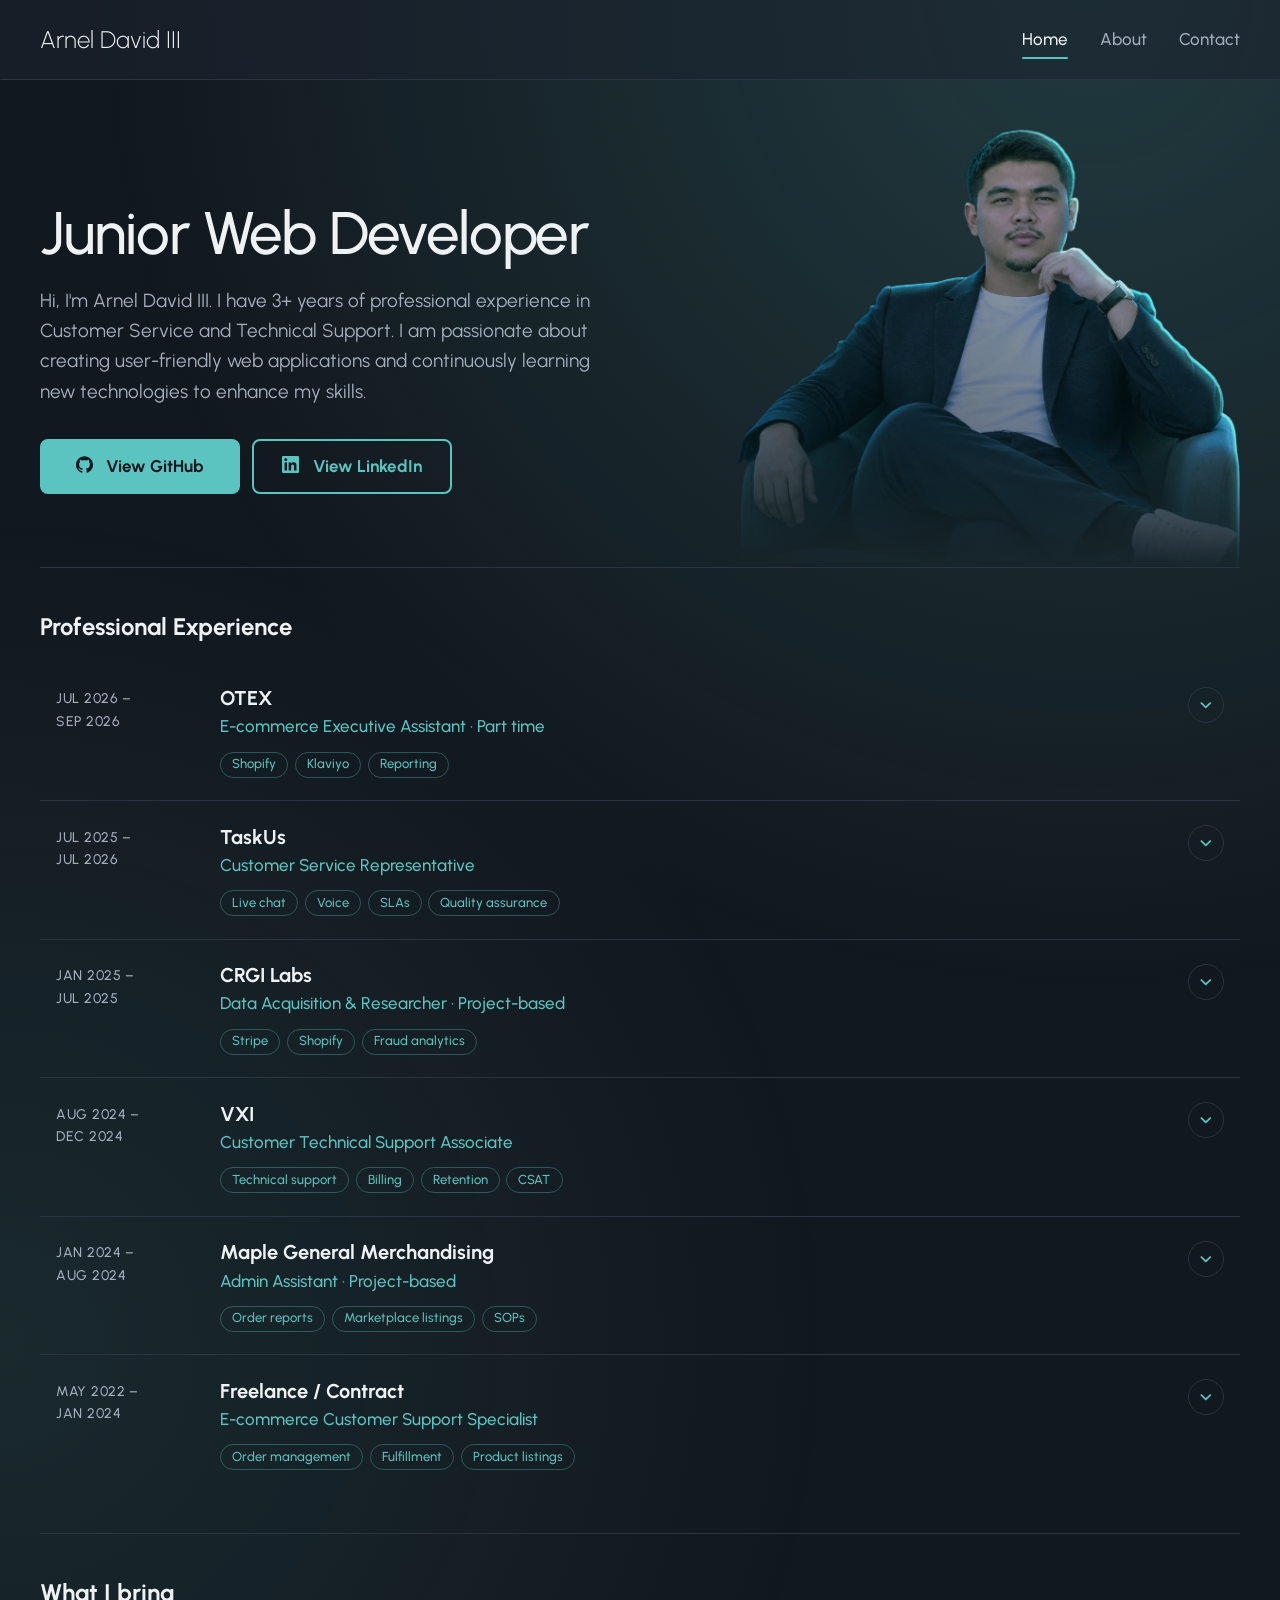
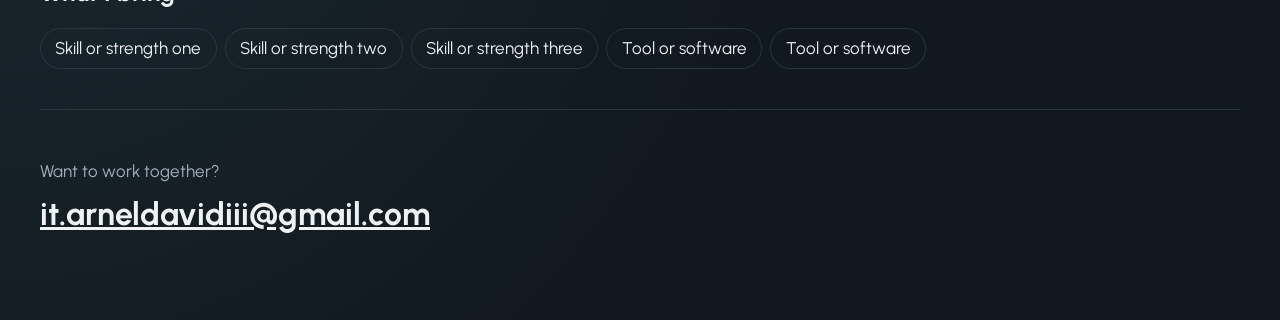
<file: index.html>
<!doctype html>
<html lang="en">
  <head>
    <script src="transition.js"></script>
    <script>
      document.documentElement.classList.add("js");
    </script>
    <meta charset="UTF-8" />
    <meta name="viewport" content="width=device-width, initial-scale=1" />
    <meta name="color-scheme" content="dark" />
    <title>Arnel David III | Portfolio</title>
    <meta
      name="description"
      content="Junior web developer with 3+ years of experience in customer service and technical support."
    />
    <link rel="preconnect" href="https://fonts.googleapis.com" />
    <link rel="preconnect" href="https://fonts.gstatic.com" crossorigin />
    <link
      href="https://fonts.googleapis.com/css2?family=Urbanist:wght@200..800&display=swap"
      rel="stylesheet"
    />
    <link rel="stylesheet" href="style.css" />
    <link rel="stylesheet" href="home.css" />
  </head>

  <body>
    <header class="site-header">
      <a class="logo">Arnel David III</a>
      <nav>
        <a href="index.html" aria-current="page">Home</a>
        <a href="about.html">About</a>
        <a href="#contact">Contact</a>
      </nav>
    </header>

    <main>
      <section class="hero reveal">
        <div class="hero-text">
          <h1>Junior Web Developer</h1>
          <p class="lead">
            Hi, I'm Arnel David III. I have 3+ years of professional experience
            in Customer Service and Technical Support. I am passionate about
            creating user-friendly web applications and continuously learning
            new technologies to enhance my skills.
          </p>
          <div class="actions">
            <a
              class="button button-solid"
              href="https://github.com/it-arneldavidiii"
              target="_blank"
              rel="noopener noreferrer"
            >
              <svg
                class="icon"
                viewBox="0 0 30 30"
                aria-hidden="true"
                fill="currentColor"
              >
                <path
                  d="M12 .297c-6.63 0-12 5.373-12 12 0 5.303 3.438 9.8 8.205 11.385.6.113.82-.258.82-.577 0-.285-.01-1.04-.015-2.04-3.338.724-4.042-1.61-4.042-1.61C4.422 18.07 3.633 17.7 3.633 17.7c-1.087-.744.084-.729.084-.729 1.205.084 1.838 1.236 1.838 1.236 1.07 1.835 2.809 1.305 3.495.998.108-.776.417-1.305.76-1.605-2.665-.3-5.466-1.332-5.466-5.93 0-1.31.465-2.38 1.235-3.22-.135-.303-.54-1.523.105-3.176 0 0 1.005-.322 3.3 1.23.96-.267 1.98-.399 3-.405 1.02.006 2.04.138 3 .405 2.28-1.552 3.285-1.23 3.285-1.23.645 1.653.24 2.873.12 3.176.765.84 1.23 1.91 1.23 3.22 0 4.61-2.805 5.625-5.475 5.92.42.36.81 1.096.81 2.22 0 1.606-.015 2.896-.015 3.286 0 .315.21.69.825.57C20.565 22.092 24 17.592 24 12.297c0-6.627-5.373-12-12-12"
                />
              </svg>
              View GitHub
              <span class="arrow" aria-hidden="true">→</span>
            </a>
            <a
              class="button button-quiet"
              href="https://www.linkedin.com/in/it-arnel-david-iii"
              target="_blank"
              rel="noopener noreferrer"
            >
              <svg
                class="icon"
                viewBox="0 0 30 30"
                aria-hidden="true"
                fill="currentColor"
              >
                <path
                  d="M20.447 20.452h-3.554v-5.569c0-1.328-.027-3.037-1.852-3.037-1.853 0-2.136 1.445-2.136 2.939v5.667H9.351V9h3.414v1.561h.046c.477-.9 1.637-1.85 3.37-1.85 3.601 0 4.267 2.37 4.267 5.455v6.286zM5.337 7.433c-1.144 0-2.063-.926-2.063-2.065 0-1.138.92-2.063 2.063-2.063 1.14 0 2.064.925 2.064 2.063 0 1.139-.925 2.065-2.064 2.065zm1.782 13.019H3.555V9h3.564v11.452zM22.225 0H1.771C.792 0 0 .774 0 1.729v20.542C0 23.227.792 24 1.771 24h20.451C23.2 24 24 23.227 24 22.271V1.729C24 .774 23.2 0 22.222 0h.003z"
                />
              </svg>
              View LinkedIn
              <span class="arrow" aria-hidden="true">→</span>
            </a>
          </div>
        </div>

        <div class="hero-photo">
          <img
            src="image files/hero-relit.webp"
            alt="Portrait of Arnel David III"
            width="1000"
            height="871"
            fetchpriority="high"
          />
        </div>
      </section>

      <section class="featured reveal" aria-labelledby="featured-title">
        <h2 id="featured-title">Professional Experience</h2>
        <ul class="jobs">
          <!-- 1. OTEX -->
          <li class="job">
            <h3 class="job-heading">
              <button
                class="job-head"
                aria-expanded="false"
                aria-controls="job-otex"
              >
                <span class="job-date">Jul 2026 –<br />Sep 2026</span>
                <span class="job-main">
                  <span class="job-company">OTEX</span>
                  <span class="job-role"
                    >E-commerce Executive Assistant · Part time</span
                  >
                  <span class="job-chips"
                    ><span>Shopify</span><span>Klaviyo</span
                    ><span>Reporting</span></span
                  >
                </span>
                <span class="job-toggle" aria-hidden="true">
                  <svg
                    viewBox="0 0 20 20"
                    fill="none"
                    stroke="currentColor"
                    stroke-width="2"
                    stroke-linecap="round"
                    stroke-linejoin="round"
                  >
                    <path d="M5 8l5 5 5-5" />
                  </svg>
                </span>
              </button>
            </h3>
            <div class="job-body" id="job-otex">
              <div class="job-inner">
                <ul class="job-points">
                  <li>
                    Supported text-to-buy and conversational sales operations by
                    coordinating campaign setups, managing shopper data imports,
                    and collaborating with brand clients and internal teams on
                    SMS checkout rollouts.
                  </li>
                  <li>
                    Monitored AI-driven cart recovery and post-purchase upsell
                    campaigns, prepared performance reports, and documented best
                    practices for Shopify and Klaviyo integrations.
                  </li>
                </ul>
              </div>
            </div>
          </li>

          <li class="job">
            <h3 class="job-heading">
              <button
                class="job-head"
                aria-expanded="false"
                aria-controls="job-taskus"
              >
                <span class="job-date">Jul 2025 –<br />Jul 2026</span>
                <span class="job-main">
                  <span class="job-company">TaskUs</span>
                  <span class="job-role">Customer Service Representative</span>
                  <span class="job-chips"
                    ><span>Live chat</span><span>Voice</span><span>SLAs</span
                    ><span>Quality assurance</span></span
                  >
                </span>
                <span class="job-toggle" aria-hidden="true">
                  <svg
                    viewBox="0 0 20 20"
                    fill="none"
                    stroke="currentColor"
                    stroke-width="2"
                    stroke-linecap="round"
                    stroke-linejoin="round"
                  >
                    <path d="M5 8l5 5 5-5" />
                  </svg>
                </span>
              </button>
            </h3>
            <div class="job-body" id="job-taskus">
              <div class="job-inner">
                <ul class="job-points">
                  <li>
                    Handled 35+ cases per day while exceeding productivity
                    targets and maintaining 100% Quality Assurance scores across
                    live chat and voice support.
                  </li>
                  <li>
                    Resolved complex concerns related to payments, account
                    management, delivery exceptions, and technical issues while
                    consistently meeting service-level agreements (SLAs).
                  </li>
                  <li>
                    Used strong problem-solving, communication, and customer
                    relationship management skills to drive customer
                    satisfaction.
                  </li>
                </ul>
              </div>
            </div>
          </li>

          <li class="job">
            <h3 class="job-heading">
              <button
                class="job-head"
                aria-expanded="false"
                aria-controls="job-crgi"
              >
                <span class="job-date">Jan 2025 –<br />Jul 2025</span>
                <span class="job-main">
                  <span class="job-company">CRGI Labs</span>
                  <span class="job-role"
                    >Data Acquisition &amp; Researcher · Project-based</span
                  >
                  <span class="job-chips"
                    ><span>Stripe</span><span>Shopify</span
                    ><span>Fraud analytics</span></span
                  >
                </span>
                <span class="job-toggle" aria-hidden="true">
                  <svg
                    viewBox="0 0 20 20"
                    fill="none"
                    stroke="currentColor"
                    stroke-width="2"
                    stroke-linecap="round"
                    stroke-linejoin="round"
                  >
                    <path d="M5 8l5 5 5-5" />
                  </svg>
                </span>
              </button>
            </h3>
            <div class="job-body" id="job-crgi">
              <div class="job-inner">
                <ul class="job-points">
                  <li>
                    Supported an AI-powered fraud prevention and payment
                    optimization platform, helping e-commerce clients reduce
                    chargebacks and false declines while increasing payment
                    acceptance rates.
                  </li>
                  <li>
                    Collaborated with merchants to implement analytics and
                    rule-engine tools across Stripe and Shopify, turning fraud
                    and payment data into workflows that improved checkout
                    conversion and revenue recovery.
                  </li>
                </ul>
              </div>
            </div>
          </li>

          <li class="job">
            <h3 class="job-heading">
              <button
                class="job-head"
                aria-expanded="false"
                aria-controls="job-vxi"
              >
                <span class="job-date">Aug 2024 –<br />Dec 2024</span>
                <span class="job-main">
                  <span class="job-company">VXI</span>
                  <span class="job-role"
                    >Customer Technical Support Associate</span
                  >
                  <span class="job-chips"
                    ><span>Technical support</span><span>Billing</span
                    ><span>Retention</span><span>CSAT</span></span
                  >
                </span>
                <span class="job-toggle" aria-hidden="true">
                  <svg
                    viewBox="0 0 20 20"
                    fill="none"
                    stroke="currentColor"
                    stroke-width="2"
                    stroke-linecap="round"
                    stroke-linejoin="round"
                  >
                    <path d="M5 8l5 5 5-5" />
                  </svg>
                </span>
              </button>
            </h3>
            <div class="job-body" id="job-vxi">
              <div class="job-inner">
                <ul class="job-points">
                  <li>
                    Served as the primary point of contact for residential
                    customers, providing support for billing inquiries, service
                    repairs, account management, and retention concerns.
                  </li>
                  <li>
                    Recognized as a top-performing Customer Service
                    Representative with the highest customer satisfaction (CSAT)
                    scores for 5 consecutive months, consistently exceeding
                    monthly KPI targets while resolving complex customer issues
                    efficiently.
                  </li>
                </ul>
              </div>
            </div>
          </li>

          <li class="job">
            <h3 class="job-heading">
              <button
                class="job-head"
                aria-expanded="false"
                aria-controls="job-maple"
              >
                <span class="job-date">Jan 2024 –<br />Aug 2024</span>
                <span class="job-main">
                  <span class="job-company">Maple General Merchandising</span>
                  <span class="job-role">Admin Assistant · Project-based</span>
                  <span class="job-chips"
                    ><span>Order reports</span><span>Marketplace listings</span
                    ><span>SOPs</span></span
                  >
                </span>
                <span class="job-toggle" aria-hidden="true">
                  <svg
                    viewBox="0 0 20 20"
                    fill="none"
                    stroke="currentColor"
                    stroke-width="2"
                    stroke-linecap="round"
                    stroke-linejoin="round"
                  >
                    <path d="M5 8l5 5 5-5" />
                  </svg>
                </span>
              </button>
            </h3>
            <div class="job-body" id="job-maple">
              <div class="job-inner">
                <ul class="job-points">
                  <li>
                    Supported cross-functional initiatives between sales,
                    operations, and brand-partner teams by preparing weekly
                    order and inventory reports and updating marketplace
                    listings with new SKUs and pricing.
                  </li>
                  <li>
                    Helped streamline communication workflows that improved
                    response times for retailer inquiries and fulfillment
                    issues.
                  </li>
                  <li>
                    Assisted in rolling out internal process improvements for
                    the B2B platform by organizing training materials for new
                    brand partners and documenting standard operating procedures
                    for order management and payment terms (including Net 30
                    marketplace flows).
                  </li>
                </ul>
              </div>
            </div>
          </li>

          <li class="job">
            <h3 class="job-heading">
              <button
                class="job-head"
                aria-expanded="false"
                aria-controls="job-freelance"
              >
                <span class="job-date">May 2022 –<br />Jan 2024</span>
                <span class="job-main">
                  <span class="job-company">Freelance / Contract</span>
                  <span class="job-role"
                    >E-commerce Customer Support Specialist</span
                  >
                  <span class="job-chips"
                    ><span>Order management</span><span>Fulfillment</span
                    ><span>Product listings</span></span
                  >
                </span>
                <span class="job-toggle" aria-hidden="true">
                  <svg
                    viewBox="0 0 20 20"
                    fill="none"
                    stroke="currentColor"
                    stroke-width="2"
                    stroke-linecap="round"
                    stroke-linejoin="round"
                  >
                    <path d="M5 8l5 5 5-5" />
                  </svg>
                </span>
              </button>
            </h3>
            <div class="job-body" id="job-freelance">
              <div class="job-inner">
                <ul class="job-points">
                  <li>
                    Supported cross-functional e-commerce operations by
                    coordinating with sales, fulfillment, and customer service
                    teams, preparing weekly order and inventory reports, and
                    following up on delayed orders, returns, and fulfillment
                    issues.
                  </li>
                  <li>
                    Assisted with day-to-day order management by reviewing
                    customer orders, verifying product availability,
                    coordinating with fulfillment teams, and keeping order
                    information accurate across e-commerce platforms and
                    internal tracking systems.
                  </li>
                  <li>
                    Supported marketplace operations by updating product
                    descriptions, pricing, inventory quantities, and SKU
                    information to keep listings accurate and consistent across
                    multiple sales channels.
                  </li>
                </ul>
              </div>
            </div>
          </li>
        </ul>
      </section>

      <section class="skills reveal" aria-labelledby="skills-title">
        <h2 id="skills-title">What I bring</h2>
        <ul class="skill-list">
          <li>Skill or strength one</li>
          <li>Skill or strength two</li>
          <li>Skill or strength three</li>
          <li>Tool or software</li>
          <li>Tool or software</li>
        </ul>
      </section>
    </main>

    <footer class="site-footer" id="contact">
      <p>Want to work together?</p>
      <a class="email" href="mailto:it.arneldavidiii@gmail.com"
        >it.arneldavidiii@gmail.com</a
      >
    </footer>

    <script>
      const observer = new IntersectionObserver(
        (entries) => {
          entries.forEach((entry) => {
            if (entry.isIntersecting) {
              entry.target.classList.add("visible");
              observer.unobserve(entry.target); // animate only once
            }
          });
        },
        { threshold: 0.15 },
      );

      document
        .querySelectorAll(".reveal")
        .forEach((el) => observer.observe(el));
    </script>

    <script>
      const DURATION = 1200;

      function easeInOut(t) {
        return t < 0.5 ? 2 * t * t : 1 - Math.pow(-2 * t + 2, 2) / 2;
      }

      function scrollToY(end) {
        const start = window.scrollY;
        const distance = end - start;
        const startTime = performance.now();

        function step(now) {
          const progress = Math.min((now - startTime) / DURATION, 1);
          window.scrollTo(0, start + distance * easeInOut(progress));
          if (progress < 1) requestAnimationFrame(step);
        }

        requestAnimationFrame(step);
      }

      function scrollToTarget(target) {
        const offset = 90;
        scrollToY(target.getBoundingClientRect().top + window.scrollY - offset);
      }

      document.querySelectorAll('a[href^="#"]').forEach((link) => {
        link.addEventListener("click", (e) => {
          const target = document.querySelector(link.getAttribute("href"));
          if (!target) return;
          e.preventDefault();
          scrollToTarget(target);
        });
      });

      document.querySelectorAll(".logo, nav a").forEach((link) => {
        link.addEventListener("click", (e) => {
          const href = link.getAttribute("href");
          if (!href || href.startsWith("#") || link.target === "_blank") return;

          const normalize = (path) => path.replace(/\/$/, "/index.html");
          const url = new URL(href, location.href);

          if (
            normalize(url.pathname) === normalize(location.pathname) &&
            !url.hash
          ) {
            e.preventDefault();
            scrollToY(0);
          }
        });
      });
    </script>

    <script>
      const header = document.querySelector(".site-header");
      const nav = header.querySelector("nav");

      // How far the nav must travel to reach the middle of the screen
      function measureNav() {
        const natural = nav.offsetLeft + nav.offsetWidth / 2;
        header.style.setProperty(
          "--nav-shift",
          header.clientWidth / 2 - natural + "px",
        );
      }

      function updateHeader() {
        const y = window.scrollY;
        if (y > 60) header.classList.add("scrolled");
        else if (y < 20) header.classList.remove("scrolled");
      }

      window.addEventListener("scroll", updateHeader, { passive: true });
      window.addEventListener("resize", measureNav);
      window.addEventListener("load", measureNav);
      if (document.fonts) document.fonts.ready.then(measureNav);

      measureNav();
      updateHeader();
    </script>
    <script>
      document.querySelectorAll(".job-head").forEach((btn) => {
        btn.addEventListener("click", () => {
          const job = btn.closest(".job");
          const willOpen = btn.getAttribute("aria-expanded") !== "true";
          btn.setAttribute("aria-expanded", String(willOpen));
          document.querySelectorAll(".job.open").forEach((other) => {
            if (other !== job) {
              other.classList.remove("open");
              other
                .querySelector(".job-head")
                .setAttribute("aria-expanded", "false");
            }
          });
          job.classList.toggle("open", willOpen);

          if (!willOpen) {
            job.classList.add("closing");
            setTimeout(() => job.classList.remove("closing"), 750);
          }
        });
      });
    </script>
  </body>
</html>
</file>
<file: style.css>
/* -- MAIN CSS -- */

:root {
  color-scheme: dark;
  --bg: #12181f;
  --bar: #1b2430;
  --glow: 92, 196, 192;
  --ink: #eef2f5;
  --muted: #a3afbc;
  --accent: #5cc4c0;
  --line: #2a3541;
  --shadow: rgba(0, 0, 0, 0.45);
  --font: "Urbanist", system-ui, -apple-system, "Segoe UI", sans-serif;
  --header-h: 5rem;
  --bar-h: 3.25rem;
}

* {
  box-sizing: border-box;
}

body {
  padding-top: var(--header-h);
  margin: 0;
  position: relative;
  overflow-x: clip;
  background: var(--bg);
  color: var(--ink);
  font-family: var(--font);
  font-size: 1.0625rem;
  line-height: 1.6;
  min-height: 100vh;
  min-height: 100dvh;
}

body::before {
  content: "";
  position: absolute;
  inset: 0;
  z-index: -1;
  pointer-events: none;
  background:
    radial-gradient(circle at 85% 0%, rgba(var(--glow), 0.2), transparent 45%),
    radial-gradient(circle at 0% 70%, rgba(var(--glow), 0.1), transparent 45%);
  animation: glow-in 2.2s ease-out both;
}

@keyframes glow-in {
  from {
    opacity: 0;
    transform: scale(1.25);
  }
  to {
    opacity: 1;
    transform: scale(1);
  }
}

@media (prefers-reduced-motion: reduce) {
  body::before {
    animation: none;
  }
}

a {
  color: inherit;
}

a:focus-visible {
  outline: 3px solid var(--accent);
  outline-offset: 3px;
}

/* main margins */

main,
.site-footer {
  width: min(100% - 1.5rem, 75rem);
  margin-inline: auto;
}

/* header bar design config */

[hidden] {
  display: none !important;
}

.site-header {
  position: fixed;
  top: 0;
  left: 0;
  right: 0;
  z-index: 50;
  height: var(--header-h);
  display: flex;
  justify-content: space-between;
  align-items: center;
  padding-inline: max(1.25rem, calc((100% - 75rem) / 2));
}

/* The bar is its own layer, so the logo and nav never get re-laid out while it morphs */
.site-header::before {
  content: "";
  position: absolute;
  top: 0;
  bottom: 0;
  left: 0;
  right: 0;
  z-index: -1;
  background: color-mix(in srgb, var(--bar) 60%, transparent);
  -webkit-backdrop-filter: blur(14px) saturate(140%);
  backdrop-filter: blur(14px) saturate(140%);
  border: 1px solid transparent;
  border-bottom-color: var(--line);
  border-radius: 0;
  transition:
    top 0.55s cubic-bezier(0.22, 1, 0.36, 1),
    bottom 0.55s cubic-bezier(0.22, 1, 0.36, 1),
    left 0.55s cubic-bezier(0.22, 1, 0.36, 1),
    right 0.55s cubic-bezier(0.22, 1, 0.36, 1),
    border-radius 0.55s ease,
    border-color 0.55s ease,
    background-color 0.55s ease,
    box-shadow 0.55s ease;
}

.site-header.scrolled::before {
  top: calc((var(--header-h) - var(--bar-h)) / 2);
  bottom: calc((var(--header-h) - var(--bar-h)) / 2);
  left: max(0.75rem, calc((100% - 62rem) / 2));
  right: max(0.75rem, calc((100% - 62rem) / 2));
  border-color: rgba(var(--glow), 0.3);
  border-radius: 0.9rem;
  background: color-mix(in srgb, var(--bar) 75%, transparent);
  box-shadow: 0 10px 30px var(--shadow);
}

/* Logo: slides out to the left (transform + opacity only) */
.logo {
  font-size: 1.5rem;
  font-weight: 250;
  text-decoration: none;
  animation: logo-in 0.9s cubic-bezier(0.22, 1, 0.36, 1) backwards;
  transition:
    transform 0.55s cubic-bezier(0.22, 1, 0.36, 1),
    opacity 0.35s ease;
  will-change: transform, opacity;
}

.site-header.scrolled .logo {
  opacity: 0;
  transform: translateX(-3.5rem);
  visibility: hidden;
  pointer-events: none;
  transition:
    transform 0.55s cubic-bezier(0.22, 1, 0.36, 1),
    opacity 0.35s ease,
    visibility 0s linear 0.55s;
}

/* Nav: glides to the middle (distance is measured by the script below) */
nav {
  display: flex;
  gap: 2rem;
  transition: transform 0.55s cubic-bezier(0.22, 1, 0.36, 1);
  will-change: transform;
}

.site-header.scrolled nav {
  transform: translateX(var(--nav-shift, 0px)) scale(0.94);
}

nav a {
  color: var(--muted);
  font-weight: 500;
  text-decoration: none;
  transition:
    color 0.25s ease,
    transform 0.25s ease;
  animation: nav-in 0.8s cubic-bezier(0.22, 1, 0.36, 1) backwards;
}

nav a:nth-child(1) {
  animation-delay: 0.2s;
}
nav a:nth-child(2) {
  animation-delay: 0.3s;
}
nav a:nth-child(3) {
  animation-delay: 0.4s;
}
nav a:nth-child(4) {
  animation-delay: 0.5s;
}

nav a[aria-current="page"] {
  position: relative;
  color: var(--ink);
}

nav a[aria-current="page"]::after {
  content: "";
  position: absolute;
  left: 0;
  right: 0;
  bottom: -6px;
  height: 2px;
  border-radius: 2px;
  background: var(--accent);
}

nav a:hover {
  color: white;
  transform: translateY(-2px);
}

@keyframes logo-in {
  from {
    opacity: 0;
    transform: translateX(-60px);
  }
  to {
    opacity: 1;
    transform: translateX(0);
  }
}

@keyframes nav-in {
  from {
    opacity: 0;
    transform: translateX(60px);
  }
  to {
    opacity: 1;
    transform: translateX(0);
  }
}

/* Phones: keep the logo and nav in their normal places */
@media (max-width: 640px) {
  :root {
    --header-h: 4rem;
    --bar-h: 2.75rem;
  }
  .site-header {
    padding-inline: 1rem;
  }
  .logo {
    font-size: 1.15rem;
  }
  nav {
    gap: 0.9rem;
  }
  nav a {
    font-size: 0.88rem;
  }
  .site-header.scrolled .logo {
    opacity: 1;
    transform: none;
    visibility: visible;
    pointer-events: auto;
  }
  .site-header.scrolled nav {
    transform: none;
  }
}

@media (prefers-reduced-motion: reduce) {
  .site-header::before,
  .logo,
  nav {
    transition: none;
  }
  .logo,
  nav a {
    animation: none;
  }
}

h1 {
  margin: 0 0 1.25rem;
  font-weight: 500;
  font-size: clamp(2.25rem, 7vw, 3.75rem);
  line-height: 1.08;
  letter-spacing: -0.02em;
}

.lead {
  max-width: 36rem;
  margin: 0 0 2rem;
  color: var(--muted);
  font-size: 1.1875rem;
}

/*  Section headings  */
h2 {
  margin: 0 0 1rem;
  font-size: 1.5rem;
}

.js .reveal {
  opacity: 0;
  transform: translateY(40px);
  transition:
    opacity 0.8s ease,
    transform 0.8s ease;
}

.js .reveal.visible {
  opacity: 1;
  transform: none;
}

.js .work-list li {
  opacity: 0;
  transform: translateY(24px);
  transition:
    opacity 0.7s ease,
    transform 0.7s ease;
}

.js .featured.visible .work-list li {
  opacity: 1;
  transform: none;
}

.js .featured.visible .work-list li:nth-child(2) {
  transition-delay: 0.15s;
}

.js .featured.visible .work-list li:nth-child(3) {
  transition-delay: 0.3s;
}

@media (prefers-reduced-motion: reduce) {
  .js .reveal,
  .js .work-list li {
    opacity: 1;
    transform: none;
    transition: none;
  }
}
</file>
<file: home.css>
/*  index main css  */

.hero {
  display: grid;
  grid-template-columns: 1.1fr 0.9fr;
  align-items: center;
  gap: 5rem;
  padding-block: 3rem 0;
}

.hero-photo {
  filter: brightness(0.9);
  position: relative;
  align-self: end;
}

.hero-photo img {
  display: block;
  width: 100%;
  height: auto;
  -webkit-mask-image: linear-gradient(to bottom, #000 70%, transparent);
  mask-image: linear-gradient(to bottom, #000 70%, transparent);
  animation: photo-in 1s cubic-bezier(0.22, 1, 0.36, 1) 0.3s backwards;
}

@keyframes photo-in {
  from {
    opacity: 0;
    transform: translateX(40px);
  }
  to {
    opacity: 1;
    transform: translateX(0);
  }
}

@media (max-width: 700px) {
  .hero {
    grid-template-columns: 1fr;
  }
  .hero-photo {
    max-width: 22rem;
    margin-inline: auto;
  }
}

@media (prefers-reduced-motion: reduce) {
  .hero-photo img {
    animation: none;
  }
}

.actions {
  display: flex;
  flex-wrap: wrap;
  gap: 0.75rem;
}

.button {
  display: inline-flex;
  align-items: center;
  justify-content: center;
  gap: 0.6rem;
  min-width: 12.5rem;
  padding: 0.75rem 1.4rem;
  border: 2px solid var(--accent);
  border-radius: 0.5rem;
  background: var(--accent);
  color: var(--bg);
  font-weight: 700;
  text-decoration: none;
  transition:
    transform 0.3s ease,
    box-shadow 0.3s ease,
    background-color 0.3s ease;
}

.button:hover {
  transform: translateY(-3px);
  box-shadow: 0 8px 18px var(--shadow);
}

/* Quiet (outlined) button */
.button-quiet {
  background: transparent;
  color: var(--accent);
}

.button-quiet:hover {
  background: rgba(var(--glow), 0.12);
}

/* Icon tilt + sliding arrow */
.icon {
  width: 1.25em;
  height: 1.25em;
  flex-shrink: 0;
  transition: transform 0.35s cubic-bezier(0.22, 1, 0.36, 1);
}

.button:hover .icon {
  transform: rotate(-12deg) scale(1.2);
}

.arrow {
  max-width: 0;
  margin-left: -0.6rem;
  overflow: hidden;
  opacity: 0;
  transition:
    max-width 0.35s ease,
    opacity 0.35s ease,
    margin 0.35s ease;
}

.button:hover .arrow {
  max-width: 1.5rem;
  margin-left: 0;
  opacity: 1;
}

@media (prefers-reduced-motion: reduce) {
  .button,
  .icon,
  .arrow {
    transition: none;
  }
}

.featured,
.skills {
  padding-block: 2.5rem;
  border-top: 1px solid var(--line);
}

/* ---------- Professional experience (expandable rows) ----------
   Paste this into home.css in place of the old "Featured work" rules. */

.jobs {
  margin: 0;
  padding: 0;
  list-style: none;
}

.job {
  position: relative;
  isolation: isolate;
  border-top: 1px solid var(--line);
}

.job:first-child {
  border-top: 0;
}

/* Soft teal wash behind an open row: fades in slowly, fades out a bit quicker */
.job::after {
  content: "";
  position: absolute;
  inset: 0;
  z-index: -1;
  pointer-events: none;
  border-radius: 0.75rem;
  background: linear-gradient(90deg, rgba(var(--glow), 0.1), transparent 75%);
  opacity: 0;
  transition: opacity 0.35s ease;
}

.job.open::after {
  opacity: 1;
  transition: opacity 0.7s ease;
}

/* Accent bar: grows down when a row opens, retracts downward when it closes */
.job::before {
  content: "";
  position: absolute;
  left: 0;
  top: 0.9rem;
  bottom: 0.9rem;
  width: 3px;
  border-radius: 3px;
  background: linear-gradient(var(--accent), rgba(var(--glow), 0.15));
  transform: scaleY(0);
  transform-origin: bottom;
  transition: transform 0.4s cubic-bezier(0.65, 0, 0.35, 1);
}

.job.open::before {
  transform: scaleY(1);
  transform-origin: top;
  transition: transform 0.7s cubic-bezier(0.22, 1, 0.36, 1);
}

/* ---------- The clickable row ---------- */
.job-heading {
  margin: 0;
  font: inherit;
}

.job-head {
  display: grid;
  grid-template-columns: 9rem 1fr 2.25rem;
  column-gap: 1.25rem;
  align-items: start;
  width: 100%;
  padding: 1.4rem 1rem;
  border: 0;
  border-radius: 0.75rem;
  background: none;
  color: inherit;
  font: inherit;
  text-align: left;
  cursor: pointer;
}

.job-head:focus-visible {
  outline: 3px solid var(--accent);
  outline-offset: -3px;
}

.job-date {
  padding-top: 0.2rem;
  color: var(--muted);
  font-size: 0.875rem;
  font-weight: 500;
  letter-spacing: 0.05em;
  text-transform: uppercase;
}

.job-company {
  display: block;
  font-size: 1.25rem;
  font-weight: 700;
  line-height: 1.3;
  transition:
    color 0.25s ease,
    transform 0.4s cubic-bezier(0.22, 1, 0.36, 1);
}

.job-role {
  display: block;
  margin-top: 0.15rem;
  color: var(--accent);
  font-weight: 500;
}

.job-chips {
  display: flex;
  flex-wrap: wrap;
  gap: 0.4rem;
  margin-top: 0.7rem;
}

.job-chips span {
  padding: 0.1rem 0.7rem;
  border: 1px solid rgba(var(--glow), 0.35);
  border-radius: 2rem;
  color: var(--accent);
  font-size: 0.8125rem;
  font-weight: 500;
}

.job-head:hover .job-company,
.job.open .job-company {
  color: var(--accent);
  transform: translateX(6px);
}

/* ---------- The round chevron button ---------- */
.job-toggle {
  position: relative;
  display: grid;
  place-items: center;
  width: 2.25rem;
  height: 2.25rem;
  margin-top: 0.1rem;
  border: 1px solid var(--line);
  border-radius: 50%;
  color: var(--accent);
  transition:
    background-color 0.35s ease,
    border-color 0.35s ease,
    color 0.35s ease,
    box-shadow 0.35s ease;
}

.job-toggle svg {
  width: 1.1rem;
  height: 1.1rem;
  transition: transform 0.6s cubic-bezier(0.22, 1, 0.36, 1);
}

.job-head:hover .job-toggle {
  border-color: var(--accent);
}

.job.open .job-toggle {
  border-color: var(--accent);
  background: var(--accent);
  color: var(--bg);
  box-shadow: 0 0 18px rgba(var(--glow), 0.45);
}

.job.open .job-toggle svg {
  transform: rotate(180deg);
}

/* Ring that ripples outward when a row closes (the "closing" class is set by the script) */
.job-toggle::after {
  content: "";
  position: absolute;
  inset: -1px;
  border: 2px solid var(--accent);
  border-radius: 50%;
  opacity: 0;
}

.job.closing .job-toggle::after {
  animation: job-ring 0.7s ease-out;
}

@keyframes job-ring {
  from {
    opacity: 0.8;
    transform: scale(1);
  }
  to {
    opacity: 0;
    transform: scale(1.9);
  }
}

/* ---------- The sliding panel with your responsibilities ---------- */
.job-body {
  display: grid;
  grid-template-rows: 0fr;
  visibility: hidden;
  /* closing: quicker and firmer */
  transition:
    grid-template-rows 0.45s cubic-bezier(0.65, 0, 0.35, 1),
    visibility 0s linear 0.45s;
}

.job.open .job-body {
  grid-template-rows: 1fr;
  visibility: visible;
  /* opening: longer and softer */
  transition:
    grid-template-rows 0.7s cubic-bezier(0.22, 1, 0.36, 1),
    visibility 0s;
}

.job-inner {
  min-height: 0;
  overflow: hidden;
}

.job-points {
  margin: 0;
  padding: 0 3.5rem 1.6rem calc(1rem + 9rem + 1.25rem);
  list-style: none;
}

/* Bullets fade out fast when closing... */
.job-points li {
  position: relative;
  max-width: 46rem;
  margin: 0 0 0.7rem;
  padding-left: 1.25rem;
  color: var(--muted);
  opacity: 0;
  transform: translateY(10px);
  transition:
    opacity 0.2s ease,
    transform 0.2s ease;
}

.job-points li::before {
  content: "";
  position: absolute;
  left: 0;
  top: 0.7em;
  width: 0.5rem;
  height: 2px;
  border-radius: 2px;
  background: var(--accent);
}

/* ...and rise in one after another when opening */
.job.open .job-points li {
  opacity: 1;
  transform: none;
  transition:
    opacity 0.55s ease,
    transform 0.6s cubic-bezier(0.22, 1, 0.36, 1);
  transition-delay: calc(var(--i, 0) * 80ms + 180ms);
}

.job-points li:nth-child(2) {
  --i: 1;
}
.job-points li:nth-child(3) {
  --i: 2;
}
.job-points li:nth-child(4) {
  --i: 3;
}

/* ---------- Phones ---------- */
@media (max-width: 640px) {
  .job-head {
    grid-template-columns: 1fr 2.25rem;
    padding: 1.2rem 0.75rem;
  }
  .job-date {
    grid-column: 1 / -1;
    padding: 0 0 0.4rem;
  }
  .job-date br {
    display: none;
  }
  .job-points {
    padding: 0 1rem 1.4rem 0.75rem;
  }
}

.js .jobs .job {
  opacity: 0;
  transform: translateY(24px);
  transition:
    opacity 0.7s ease,
    transform 0.7s ease;
}

.js .featured.visible .jobs .job {
  opacity: 1;
  transform: none;
}

.js .featured.visible .jobs .job:nth-child(2) {
  transition-delay: 0.12s;
}
.js .featured.visible .jobs .job:nth-child(3) {
  transition-delay: 0.24s;
}
.js .featured.visible .jobs .job:nth-child(4) {
  transition-delay: 0.36s;
}
.js .featured.visible .jobs .job:nth-child(5) {
  transition-delay: 0.48s;
}
.js .featured.visible .jobs .job:nth-child(6) {
  transition-delay: 0.6s;
}

@media (prefers-reduced-motion: reduce) {
  .job,
  .job::before,
  .job::after,
  .job *,
  .job-toggle::after {
    transition: none !important;
    animation: none !important;
  }
  .job-points li,
  .js .jobs .job {
    opacity: 1;
    transform: none;
  }
}

/*  Skills  */
.skill-list {
  display: flex;
  flex-wrap: wrap;
  gap: 0.5rem;
  margin: 0;
  padding: 0;
  list-style: none;
}

.skill-list li {
  padding: 0.35rem 0.9rem;
  border: 1px solid var(--line);
  border-radius: 2rem;
}

/*  Footer  */
.site-footer {
  padding-block: 3rem 4rem;
  border-top: 1px solid var(--line);
}

.site-footer p {
  margin: 0 0 0.25rem;
  color: var(--muted);
}

.email {
  display: inline-block;
  margin-bottom: 1rem;
  font-size: clamp(1.25rem, 3vw, 2rem);
  font-weight: 700;
}
</file>
